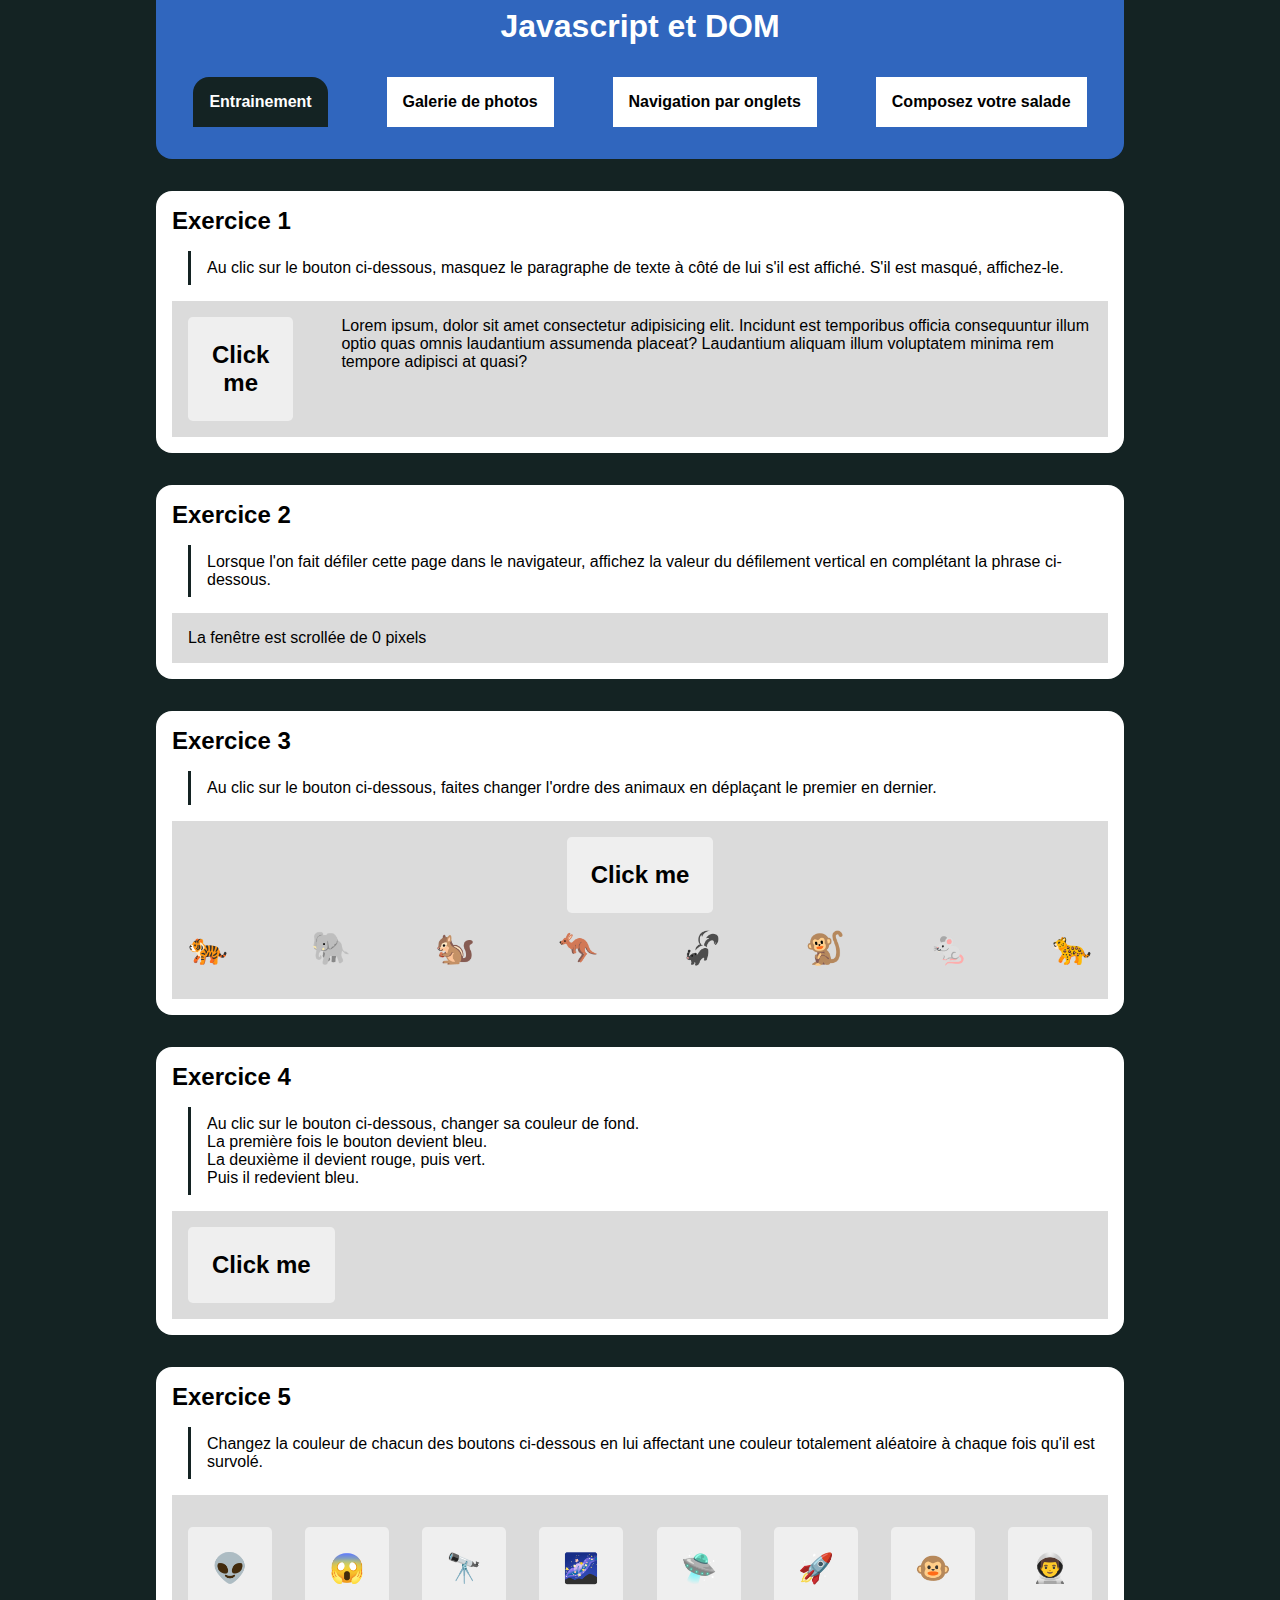
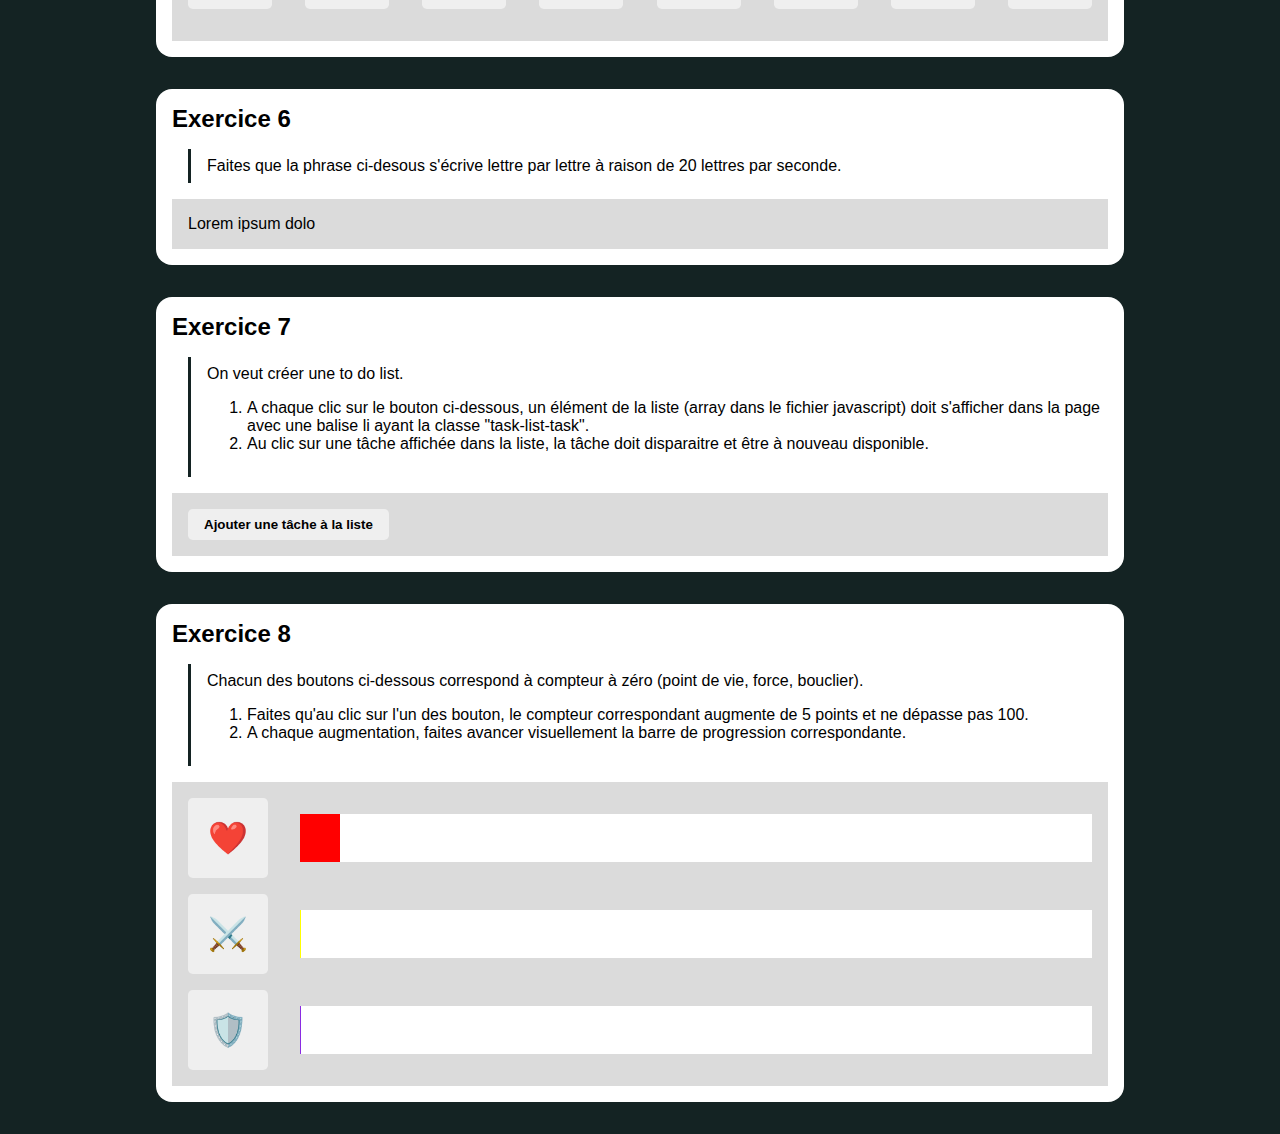
<file: index.html>
<!DOCTYPE html>
<html lang="en">
<head>
    <meta charset="UTF-8">
    <meta http-equiv="X-UA-Compatible" content="IE=edge">
    <meta name="viewport" content="width=device-width, initial-scale=1.0">
    <link rel="stylesheet" href="css/global.css">
    <link rel="stylesheet" href="css/style.css">
    <title>Javascript DOM</title>
</head>
<body class="dark-template">
    <div class="container">
        <header class="header">
            <h1 class="main-ttl">Javascript et DOM</h1>
            <nav class="main-nav" aria-label="Menu principal">
                <ul class="main-nav-list">
                    <li><a class="main-nav-link active" href="/">Entrainement</a></li>
                    <li><a class="main-nav-link" href="gallery.html">Galerie de photos</a></li>
                    <li><a class="main-nav-link" href="tabs.html">Navigation par onglets</a></li>
                    <li><a class="main-nav-link" href="salad.html">Composez votre salade</a></li>
                </ul>
            </nav>
        </header>

        <!-- EXERCICE 1 -->
        <section class="exercice ex1" id="ex1" aria-labelledby="ex1-tlt">
            <h2 id="ex1-tlt" class="exercice-ttl">Exercice 1</h2>
            <p class="exercice-txt">Au clic sur le bouton ci-dessous, masquez le paragraphe de texte à côté de lui s'il est affiché. S'il est masqué, affichez-le.</p>
            <div class="exercice-sandbox">
                <button type="button" class="button">Click me</button>
                <p class="text">Lorem ipsum, dolor sit amet consectetur adipisicing elit. Incidunt est temporibus officia consequuntur illum optio quas omnis laudantium assumenda placeat? Laudantium aliquam illum voluptatem minima rem tempore adipisci at quasi?</p>
            </div>
        </section>

        <!-- EXERCICE 2 -->
        <section class="exercice" id="ex2" aria-labelledby="ex2-tlt">
            <h2 id="ex2-tlt" class="exercice-ttl">Exercice 2</h2>
            <p class="exercice-txt">Lorsque l'on fait défiler cette page dans le navigateur, affichez la valeur du défilement vertical en complétant la phrase ci-dessous.</p>
            <div class="exercice-sandbox">
                <p>La fenêtre est scrollée de <span id="ex2-scroll-value">0</span> pixels</p>
            </div>
        </section>

        <!-- EXERCICE 3 -->
        <section class="exercice ex3" id="ex3" aria-labelledby="ex3-tlt">
            <h2 id="ex3-tlt" class="exercice-ttl">Exercice 3</h2>
            <p class="exercice-txt">Au clic sur le bouton ci-dessous, faites changer l'ordre des animaux en déplaçant le premier en dernier.</p>
            <div class="exercice-sandbox">
                <button type="button" class="button" id="btn3">Click me</button>
                <ul id="ex3-animals" class="flex-list">
                    <li>🐅</li>
                    <li>🐘</li>
                    <li>🐿️</li>
                    <li>🦘</li>
                    <li>🦨</li>
                    <li>🐒</li>
                    <li>🐁</li>
                    <li>🐆</li>
                </ul>
            </div>
        </section>

        <!-- EXERCICE 4 -->
        <section class="exercice ex4" id="ex4" aria-labelledby="ex4-tlt">
            <h2 id="ex4-tlt" class="exercice-ttl">Exercice 4</h2>
            <p class="exercice-txt">
                Au clic sur le bouton ci-dessous, changer sa couleur de fond. <br>
                La première fois le bouton devient bleu.<br>
                La deuxième il devient rouge, puis vert.<br>
                Puis il redevient bleu.
            </p>
            <div class="exercice-sandbox">
                <button type="button" class="button">Click me</button>
            </div>
        </section>
        

        <!-- EXERCICE 5 -->
        <section class="exercice ex5" id="ex5" aria-labelledby="ex5-tlt">
            <h2 id="ex5-tlt" class="exercice-ttl">Exercice 5</h2>
            <p class="exercice-txt">
                Changez la couleur de chacun des boutons ci-dessous en lui affectant une couleur totalement aléatoire à chaque fois qu'il est survolé.
            </p>
            <div class="exercice-sandbox">
                <ul class="flex-list">
                    <li><button type="button" class="button">👽</button></li>
                    <li><button type="button" class="button">😱</button></li>
                    <li><button type="button" class="button">🔭</button></li>
                    <li><button type="button" class="button">🌌</button></li>
                    <li><button type="button" class="button">🛸</button></li>
                    <li><button type="button" class="button">🚀</button></li>
                    <li><button type="button" class="button">🐵</button></li>
                    <li><button type="button" class="button">👨‍🚀</button></li>
                </ul>
            </div>
        </section>
        

        <!-- EXERCICE 6 -->
        <section class="exercice ex6" id="ex6" aria-labelledby="ex6-tlt">
            <h2 id="ex6-tlt" class="exercice-ttl">Exercice 6</h2>
            <p class="exercice-txt">
                Faites que la phrase ci-desous s'écrive lettre par lettre à raison de 20 lettres par seconde.
            </p>
            <div class="exercice-sandbox">
                <p id="ex6-paragraph">
                    Lorem ipsum dolor sit amet consectetur adipisicing elit. Recusandae porro officia eos tenetur voluptate consectetur unde quo veritatis architecto ullam labore ea sit inventore saepe dolorem maxime nam, nisi quod.
                </p>
            </div>
        </section>
        

        <!-- EXERCICE 7 -->
        <section class="exercice ex7" id="ex7" aria-labelledby="ex7-tlt">
            <h2 id="ex7-tlt" class="exercice-ttl">Exercice 7</h2>
            <div class="exercice-txt">
                <p>
                    On veut créer une to do list.
                </p>
                <ol>
                    <li>A chaque clic sur le bouton ci-dessous, un élément de la liste (array dans le fichier javascript) doit s'afficher dans la page avec une balise li ayant la classe "task-list-task".</li>
                    <li>Au clic sur une tâche affichée dans la liste, la tâche doit disparaitre et être à nouveau disponible.</li>
                </ol>
            </div>
            <div class="exercice-sandbox grid-2">
                <div>
                    <button type="button" id="ex7-button" class="button">Ajouter une tâche à la liste</button>
                </div>
                <ul id="ex7-list" class="task-list"></ul>
            </div>
        </section>
        

        <!-- EXERCICE 8 -->
        <section class="exercice ex8" id="ex8" aria-labelledby="ex7-tlt">
            <h2 id="ex8-tlt" class="exercice-ttl">Exercice 8</h2>
            <div class="exercice-txt">
                <p>
                    Chacun des boutons ci-dessous correspond à compteur à zéro (point de vie, force, bouclier).
                </p>
                <ol>
                    <li>Faites qu'au clic sur l'un des bouton, le compteur correspondant augmente de 5 points et ne dépasse pas 100.</li>
                    <li>A chaque augmentation, faites avancer visuellement la barre de progression correspondante.</li>
                </ol>
            </div>
            <div class="exercice-sandbox">
                <ul class="flex-col">
                    <li class="flex-progress">
                        <button type="button" id="ex8-button-level" class="button" data-progress-id="ex8-level">❤️</button>

                        <!-- Progress bar life -->
                        <div class="progress">
                            <div id="ex8-level" class="progress-val progress-val-level"></div>
                        </div>

                    </li>
                    <li class="flex-progress">  
                        <button type="button" id="ex8-button-strength" class="button" data-progress-id="ex8-strength">⚔️</button>
                        
                        <!-- Progress bar strength -->
                        <div class="progress">
                            <div id="ex8-strength" class="progress-val progress-val-strength"></div>
                        </div>

                    </li>
                    <li class="flex-progress">  
                        <button type="button" id="ex8-button-shield" class="button" data-progress-id="ex8-shield">🛡️</button>

                        <!-- Progress bar shield -->
                        <div class="progress">
                            <div id="ex8-shield" class="progress-val progress-val-shield"></div>
                        </div>

                    </li>
                </ul>
            </div>
        </section>

    </div>
    <script type="text/javascript" src="js/training.js"></script>
</body>
</html>
</file>
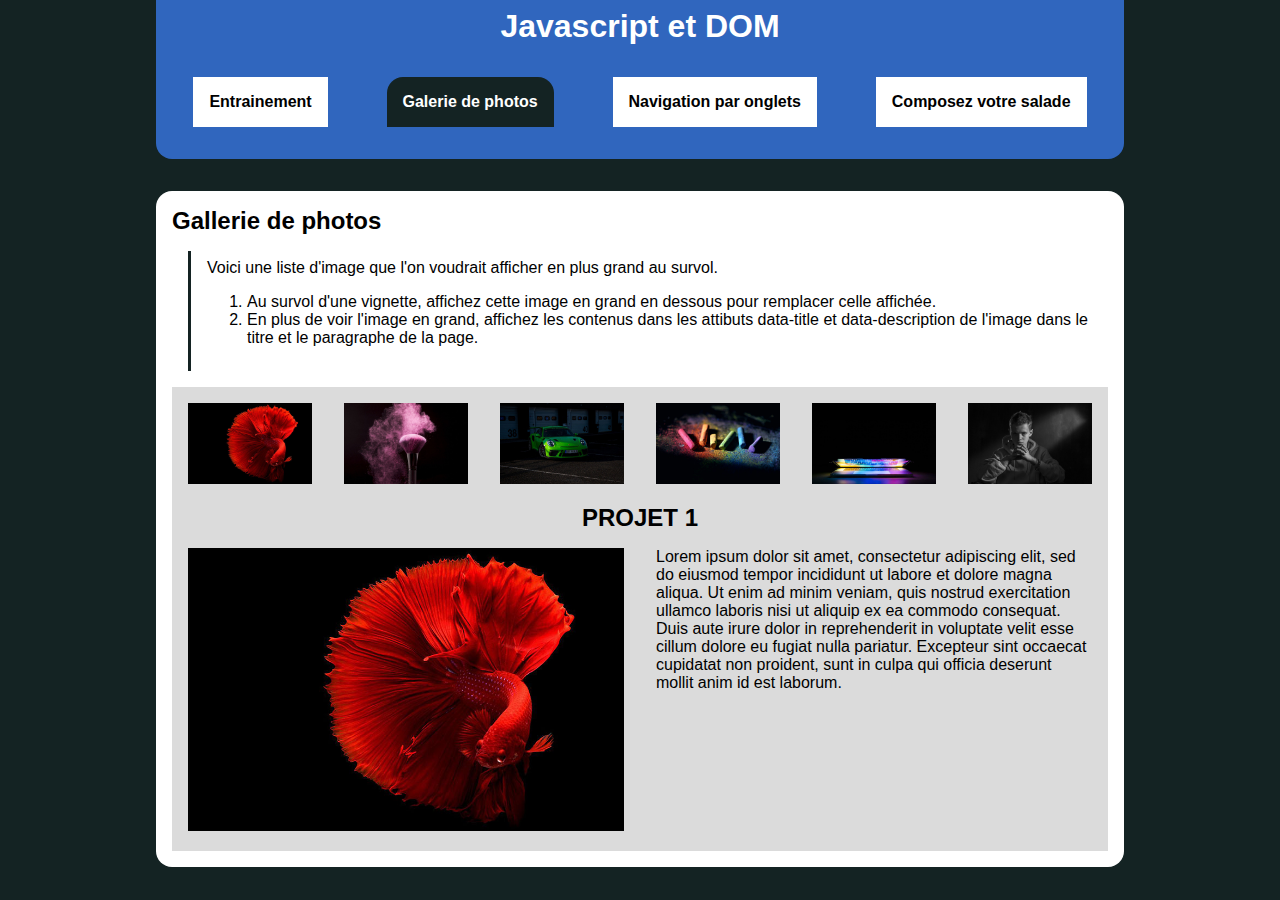
<file: gallery.html>
<!DOCTYPE html>
<html lang="en">
<head>
    <meta charset="UTF-8">
    <meta http-equiv="X-UA-Compatible" content="IE=edge">
    <meta name="viewport" content="width=device-width, initial-scale=1.0">
    <link rel="stylesheet" href="css/global.css">
    <link rel="stylesheet" href="css/style.css">
    <title>Javascript DOM - Galerie de photos</title>
</head>
<body class="dark-template">
    <div class="container">
        <header class="header">
            <h1 class="main-ttl">Javascript et DOM</h1>
            <nav class="main-nav">
                <ul class="main-nav-list">
                    <li><a class="main-nav-link" href="/">Entrainement</a></li>
                    <li><a class="main-nav-link active" href="gallery.html">Galerie de photos</a></li>
                    <li><a class="main-nav-link" href="tabs.html">Navigation par onglets</a></li>
                    <li><a class="main-nav-link" href="salad.html">Composez votre salade</a></li>
                </ul>
            </nav>
        </header>

        <section class="exercice gallery" id="gallery">
            <h2 class="exercice-ttl">Gallerie de photos</h2>
            <div class="exercice-txt">
                Voici une liste d'image que l'on voudrait afficher en plus grand au survol.
                <ol>
                    <li>Au survol d'une vignette, affichez cette image en grand en dessous pour remplacer celle affichée.</li>
                    <li>En plus de voir l'image en grand, affichez les contenus dans les attibuts data-title et data-description de l'image dans le titre et le paragraphe de la page.</li>
                </ol>
            </div>
            <div class="exercice-sandbox">
                <ul id="gallery-thumbs" class="thumbs-list">
                    <li><img class="thumbs-img" src="img/project-1.jpg" alt="Projet 1" data-title="Consectetur adipiscing elit" data-description="Lorem ipsum dolor sit amet, consectetur adipiscing elit, sed do eiusmod tempor incididunt ut labore et dolore magna aliqua. Ut enim ad minim veniam, quis nostrud exercitation ullamco laboris nisi ut aliquip ex ea commodo consequat. Duis aute irure dolor in reprehenderit in voluptate velit esse cillum dolore eu fugiat nulla pariatur. Excepteur sint occaecat cupidatat non proident, sunt in culpa qui officia deserunt mollit anim id est laborum."></li>
                    <li><img class="thumbs-img" src="img/project-2.jpg" alt="Projet 2" data-title="Voluptatem accusantium" data-description="Sed ut perspiciatis unde omnis iste natus error sit voluptatem accusantium doloremque laudantium, totam rem aperiam, eaque ipsa quae ab illo inventore veritatis et quasi architecto beatae vitae dicta sunt explicabo. Nemo enim ipsam voluptatem quia voluptas sit aspernatur aut odit aut fugit, sed quia consequuntur magni dolores eos qui ratione voluptatem sequi nesciunt. Neque porro quisquam est, qui dolorem ipsum quia dolor sit amet, consectetur, adipisci velit, sed quia non numquam eius modi tempora incidunt ut labore et dolore magnam aliquam quaerat voluptatem. Ut enim ad minima veniam, quis nostrum exercitationem ullam corporis suscipit laboriosam, nisi ut aliquid ex ea commodi consequatur? Quis autem vel eum iure reprehenderit qui in ea voluptate velit esse quam nihil molestiae consequatur, vel illum qui dolorem eum fugiat quo voluptas nulla pariatur?"></li>
                    <li><img class="thumbs-img" src="img/project-3.jpg" alt="Projet 3" data-title="Denouncing pleasure and praising pain" data-description="But I must explain to you how all this mistaken idea of denouncing pleasure and praising pain was born and I will give you a complete account of the system, and expound the actual teachings of the great explorer of the truth, the master-builder of human happiness. No one rejects, dislikes, or avoids pleasure itself, because it is pleasure, but because those who do not know how to pursue pleasure rationally encounter consequences that are extremely painful. Nor again is there anyone who loves or pursues or desires to obtain pain of itself, because it is pain, but because occasionally circumstances occur in which toil and pain can procure him some great pleasure. To take a trivial example, which of us ever undertakes laborious physical exercise, except to obtain some advantage from it? But who has any right to find fault with a man who chooses to enjoy a pleasure that has no annoying consequences, or one who avoids a pain that produces no resultant pleasure?"></li>
                    <li><img class="thumbs-img" src="img/project-4.jpg" alt="Projet 4" data-title="Ducimus qui blanditiis praesentium" data-description="At vero eos et accusamus et iusto odio dignissimos ducimus qui blanditiis praesentium voluptatum deleniti atque corrupti quos dolores et quas molestias excepturi sint occaecati cupiditate non provident, similique sunt in culpa qui officia deserunt mollitia animi, id est laborum et dolorum fuga. Et harum quidem rerum facilis est et expedita distinctio. Nam libero tempore, cum soluta nobis est eligendi optio cumque nihil impedit quo minus id quod maxime placeat facere possimus, omnis voluptas assumenda est, omnis dolor repellendus. Temporibus autem quibusdam et aut officiis debitis aut rerum necessitatibus saepe eveniet ut et voluptates repudiandae sint et molestiae non recusandae. Itaque earum rerum hic tenetur a sapiente delectus, ut aut reiciendis voluptatibus maiores alias consequatur aut perferendis doloribus asperiores repellat."></li>
                    <li><img class="thumbs-img" src="img/project-5.jpg" alt="Projet 5" data-title="Pleasure and pain" data-description="On the other hand, we denounce with righteous indignation and dislike men who are so beguiled and demoralized by the charms of pleasure of the moment, so blinded by desire, that they cannot foresee the pain and trouble that are bound to ensue; and equal blame belongs to those who fail in their duty through weakness of will, which is the same as saying through shrinking from toil and pain. These cases are perfectly simple and easy to distinguish. In a free hour, when our power of choice is untrammelled and when nothing prevents our being able to do what we like best, every pleasure is to be welcomed and every pain avoided. But in certain circumstances and owing to the claims of duty or the obligations of business it will frequently occur that pleasures have to be repudiated and annoyances accepted. The wise man therefore always holds in these matters to this principle of selection: he rejects pleasures to secure other greater pleasures, or else he endures pains to avoid worse pains."></li>
                    <li><img class="thumbs-img" src="img/project-6.jpg" alt="Projet 6" data-title="Focus event on form elements" data-description="The focus event fires when an element has received focus. The main difference between this event and focusin is that focusin bubbles while focus does not."></li>
                </ul>
                <h3 id="gallery-title" class="gallery-title">Projet 1</h3>
                <div class="grid-2">
                    <div>
                        <img id="gallery-picture" class="main-img" src="img/project-1.jpg" alt="Projet 1">
                    </div>
                    <p id="gallery-description" class="description">Lorem ipsum dolor sit amet, consectetur adipiscing elit, sed do eiusmod tempor incididunt ut labore et dolore magna aliqua. Ut enim ad minim veniam, quis nostrud exercitation ullamco laboris nisi ut aliquip ex ea commodo consequat. Duis aute irure dolor in reprehenderit in voluptate velit esse cillum dolore eu fugiat nulla pariatur. Excepteur sint occaecat cupidatat non proident, sunt in culpa qui officia deserunt mollit anim id est laborum.</p>
                </div>
            </div>
        </section>

    </div>
    <script type="text/javascript" src="js/gallery.js"></script>
</body>
</html>
</file>
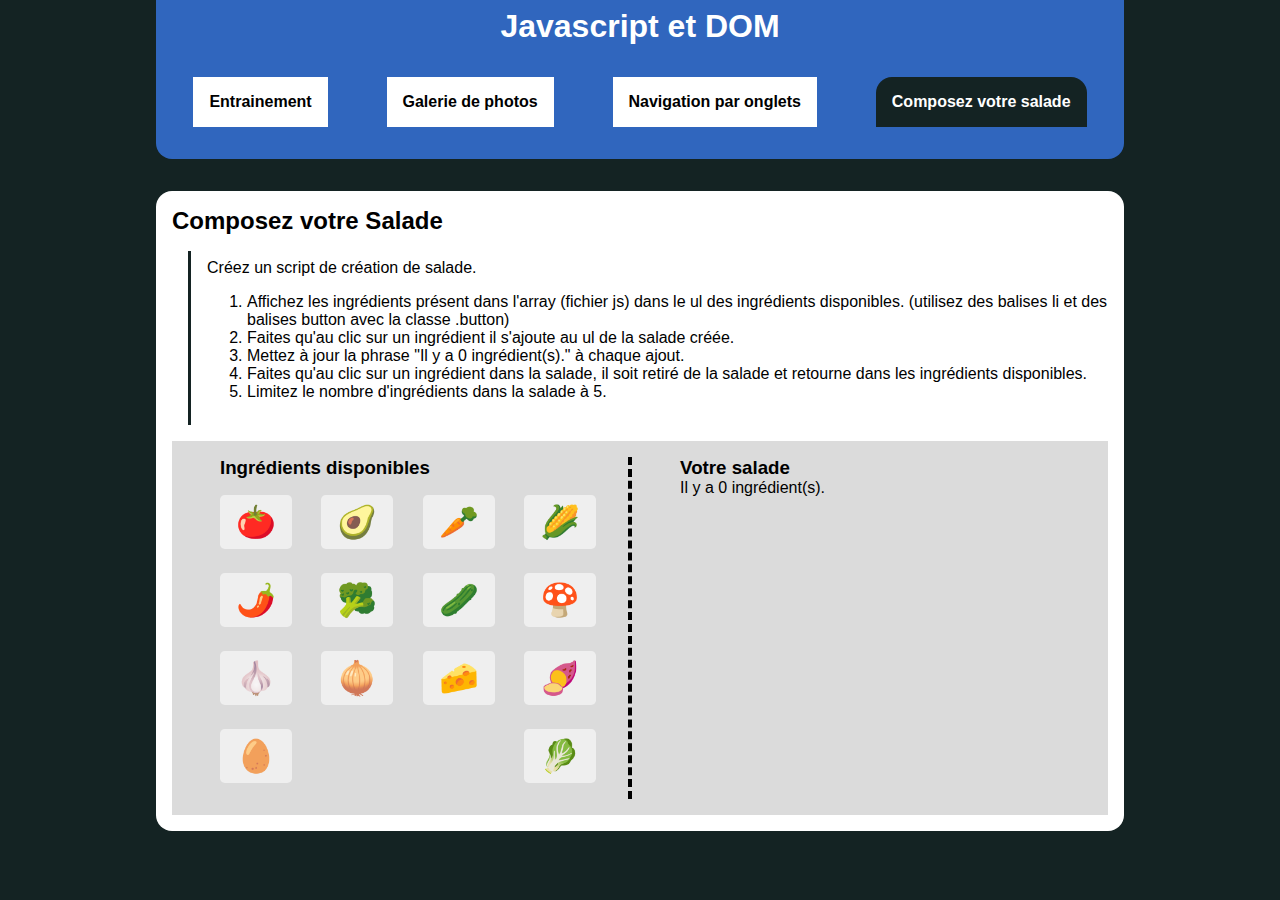
<file: salad.html>
<!DOCTYPE html>
<html lang="en">
<head>
    <meta charset="UTF-8">
    <meta http-equiv="X-UA-Compatible" content="IE=edge">
    <meta name="viewport" content="width=device-width, initial-scale=1.0">
    <link rel="stylesheet" href="css/global.css">
    <link rel="stylesheet" href="css/style.css">
    <title>Javascript DOM - Composez votre salade</title>
</head>
<body class="dark-template">
    <div class="container">
        <header class="header">
            <h1 class="main-ttl">Javascript et DOM</h1>
            <nav class="main-nav">
                <ul class="main-nav-list">
                    <li><a class="main-nav-link" href="/">Entrainement</a></li>
                    <li><a class="main-nav-link" href="gallery.html">Galerie de photos</a></li>
                    <li><a class="main-nav-link" href="tabs.html">Navigation par onglets</a></li>
                    <li><a class="main-nav-link active" href="salad.html">Composez votre salade</a></li>
                </ul>
            </nav>
        </header>

        <section class="exercice salad" id="salad">
            <h2 class="exercice-ttl">Composez votre Salade</h2>
            <div class="exercice-txt">
                Créez un script de création de salade.
                <ol>
                    <li>Affichez les ingrédients présent dans l'array (fichier js) dans le ul des ingrédients disponibles. (utilisez des balises li et des balises button avec la classe .button)</li>
                    <li>Faites qu'au clic sur un ingrédient il s'ajoute au ul de la salade créée.</li>
                    <li>Mettez à jour la phrase "Il y a 0 ingrédient(s)." à chaque ajout.</li>
                    <li>Faites qu'au clic sur un ingrédient dans la salade, il soit retiré de la salade et retourne dans les ingrédients disponibles.</li>
                    <li>Limitez le nombre d'ingrédients dans la salade à 5.</li>
                </ol>
            </div>
            <div class="exercice-sandbox">
                <div class="ingredients">
                    <h3>Ingrédients disponibles</h3>
                    <ul id="salad-ingredients" class="flex-list"></ul>
                </div>
                <div class="salad">
                    <h3>Votre salade</h3>
                    <div>Il y a <span id="salad-count">0</span> ingrédient(s).</div>
                    <ul id="salad-final" class="flex-list"></ul>
                </div>
            </div>
        </section>

    </div>
    <script type="text/javascript" src="js/salad.js"></script>
</body>
</html>
</file>
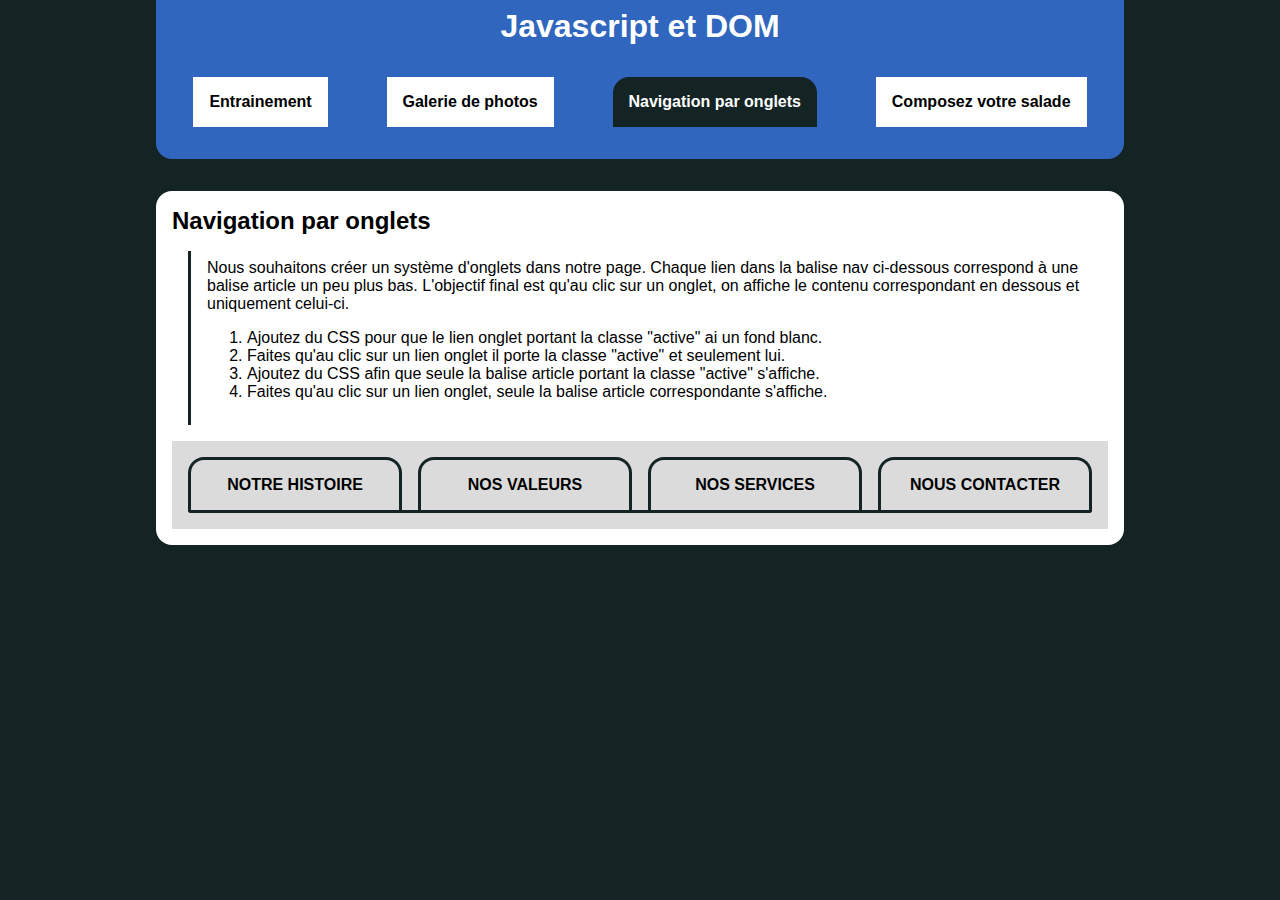
<file: tabs.html>
<!DOCTYPE html>
<html lang="en">
<head>
    <meta charset="UTF-8">
    <meta http-equiv="X-UA-Compatible" content="IE=edge">
    <meta name="viewport" content="width=device-width, initial-scale=1.0">
    <link rel="stylesheet" href="css/global.css">
    <link rel="stylesheet" href="css/style.css">
    <title>Javascript DOM - Navigation par onglets</title>
</head>
<body class="dark-template">
    <div class="container">
        <header class="header">
            <h1 class="main-ttl">Javascript et DOM</h1>
            <nav class="main-nav">
                <ul class="main-nav-list">
                    <li><a class="main-nav-link" href="/">Entrainement</a></li>
                    <li><a class="main-nav-link" href="gallery.html">Galerie de photos</a></li>
                    <li><a class="main-nav-link active" href="tabs.html">Navigation par onglets</a></li>
                    <li><a class="main-nav-link" href="salad.html">Composez votre salade</a></li>
                </ul>
            </nav>
        </header>

        <section class="exercice tabs" id="tabs">
            <h2 class="exercice-ttl">Navigation par onglets</h2>
            <div class="exercice-txt">
                Nous souhaitons créer un système d'onglets dans notre page.
                Chaque lien dans la balise nav ci-dessous correspond à une balise article un peu plus bas.
                L'objectif final est qu'au clic sur un onglet, on affiche le contenu correspondant en dessous et uniquement celui-ci.
                <ol>
                    <li>Ajoutez du CSS pour que le lien onglet portant la classe "active" ai un fond blanc.</li>
                    <li>Faites qu'au clic sur un lien onglet il porte la classe "active" et seulement lui.</li>
                    <li>Ajoutez du CSS afin que seule la balise article portant la classe "active" s'affiche.</li>
                    <li>Faites qu'au clic sur un lien onglet, seule la balise article correspondante s'affiche.</li>
                </ol>
            </div>
            <div class="exercice-sandbox">
                <nav class="tabs">
                    <ul id="tabs-links" class="tabs-list">
                        <li class="tabs-item">
                            <a class="tabs-link" href="#histoiry" data-tab="tabs-tab1">Notre histoire</a>
                        </li>
                        <li class="tabs-item">
                            <a class="tabs-link" href="#values" data-tab="tabs-tab2">Nos valeurs</a>
                        </li>
                        <li class="tabs-item">
                            <a class="tabs-link" href="#services" data-tab="tabs-tab3">Nos services</a>
                        </li>
                        <li class="tabs-item">
                            <a class="tabs-link" href="#contact" data-tab="tabs-tab4">Nous contacter</a>
                        </li>
                    </ul>
                </nav>
                <section id="tabs-contents" class="tab-content">
                    <article id="tabs-tab1" data-tab-content="" class="tab-content-item">
                        <h3>Notre histoire</h3>
                        <p>
                            Créée en 1958 sur le Port de Saint-Nazaire, l’entreprise de sécurité est au départ une affaire familiale. Son activité se limite alors à la surveillance de quelques sites dans la région de Saint-Nazaire. Très vite, portée par son développement, l’entreprise devient SA en 1973 et ouvre une première agence à Brest en 1974.
                        </p>
                        <p>
                            En 1975, le contexte économique lié à la crise pétrolière plonge l’entreprise dans des difficultés telles qu’un changement d’organisation s’impose. Guy TEMPEREAU, alors âgé de 23 ans, initié aux arcanes de la profession depuis six ans, parie sur l’avenir en reprenant l’entreprise en 1976. Il obtient en quelques mois les premiers résultats et parvient à sauver l’entreprise qu’il propulsera 30 ans plus tard aux premiers rangs de la profession.
                        </p>
                    </article>
                    <article id="tabs-tab2" data-tab-content="" class="tab-content-item">
                        <h3>Nos Valeurs</h3>
                        <h4>Créativité</h4>
                        <p>
                            Dans un monde en mouvement perpétuel, nous sommes déterminés à nous dépasser pour trouver, à chaque fois, la bonne solution en combinant intelligemment talent, data et technologie. Déterminés à aller plus loin que ce qu’attendent nos clients afin de répondre aux besoins de simplicité, de fluidité et de relations plus humaines exprimés par les consommateurs.
                        </p>
                        <h4>Excellence</h4>
                        <p>
                            Nous aspirons toujours au meilleur. Nous sommes conscients que cela revient à vouloir atteindre des objectifs dans un environnement où la transformation digitale déplace perpétuellement les lignes. Cela exige de s’engager pleinement, de se surpasser. Pour y arriver, l’engagement de nos équipes est total. L’excellence est notre marque de fabrique.
                        </p>
                        <h4>Respect</h4>
                        <p>
                            Le respect mutuel et la confiance sont le fondement de toute entreprise prospère. Et Majorel confirme la règle. Nous sommes convaincus que l’intelligence collective, le travail d’équipe, avec nos collaborateurs mais également avec nos clients, est un puissant levier pour relever les défis et réaliser nos ambitions.
                        </p>
                    </article>
                    <article id="tabs-tab3" data-tab-content="" class="tab-content-item">
                        <h3>Nos Services</h3>
                        <h4>Évaluations et certification</h4>
                        <p>
                            La certification BSI montre au monde que vous travaillez de la manière la plus intelligente et la plus efficace et que vous améliorez continuellement vos performances.
                        </p>
                        <h4>Audit et vérification</h4>
                        <p>
                            Audits fournisseurs, audits personnalisés et audits internes.
                        </p>
                        <h4>Accéder et acheter des normes</h4>
                        <p>
                            Consultez notre catalogue de normes pour trouver la norme dont vous avez besoin.
                        </p>
                        <h4>Formation</h4>
                        <p>
                            BSI a été à l'origine de nombreuses normes de premier plan reconnues dans le monde entier, et nos formateurs expérimentés feront de vous un expert sur la façon de les intégrer afin que votre entreprise fonctionne du mieux possible.
                        </p>
                    </article>
                    <article id="tabs-tab4" data-tab-content="" class="tab-content-item">
                        <h3>Nous contacter</h3>
                        <p>
                            Voici nos coordonnées 
                        </p>
                        <ul class="contact-list">
                            <li>Téléphone : 01 02 03 04 05</li>
                            <li>E-mail : contacteznous@cheznous.fr</li>
                            <li>Adresse : Dans la rue au fond à gauche, 75099 QUELQUEPART</li>
                        </ul>
                    </article>
                </section>
            </div>
        </section>

    </div>
    <script type="text/javascript" src="js/tabs.js"></script>
</body>
</html>
</file>
<file: css/global.css>
/* DON'T TOUCH THIS CSS FILE !!! */

:root {
    font-size: 16px;

    /* Colors */
    --bg-color: #142323;
    --bg-blue: #3066BE;
    --bg-sandbox: #dbdbdb;
    --white: #fff;
    --black: #000;
}

/* NORMALIZER */

* {
    box-sizing: border-box;
}

body {
    margin: 0;
}

h1, h2, h3, h4, h5, h6 {
    margin: 0;
    padding: 0;
}

p {
    margin: 0;
    padding: 0;
}

ul {
    margin: 0;
    padding: 0;
    list-style: none;
}

a, a:active, a:focus, a:hover {
    text-decoration: none;
}

input:focus,
select:focus,
textarea:focus,
button:focus {
    outline: none;
}

/* UTILITIES */

.container {
    margin: 0 auto;
    width: 100%;
    max-width: 1000px;
    padding: 0 1rem;
}

body.dark-template {
    font-family: Arial, Helvetica, sans-serif;
    font-size: 1rem;
    background-color: var(--bg-color);
    color: var(--white);
}

.main-ttl {
    text-align: center;
}

/* Navigation */

.header {
    background-color: var(--bg-blue);
    border-radius: 0 0 1rem 1rem;
    margin-bottom: 2rem;
    padding: .5rem 1rem 0 1rem;
}

.main-nav {
    padding: 2rem 0;
}
.main-nav-list {
    display: grid;
    grid-template-columns: 1fr 1fr;
    gap: 1rem
}

.main-nav-link {
    display: block;
    text-align: center;
    background-color: var(--white);
    padding: 1rem;
    font-weight: 700;
    color: var(--black);
    transition: background .3s ease;
}
.main-nav-link:hover, .main-nav-link.active {
    background-color: var(--bg-color);
    color: var(--white);
}

@media screen and  (min-width: 768px) {
    .main-nav-list {
        display: flex;
        justify-content: space-around;
        align-items: center;
    }
}
/* Exercice */

.exercice {
    margin-bottom: 2rem;
    padding: 1rem;
    background-color: var(--white);
    border-radius: 1rem;
    color: var(--black);
}

.exercice-ttl {
    font-size: 1.5rem;
    margin-bottom: 1rem;
}
.exercice-txt {
    width: 100%;
    margin: 0 1rem;  
    border-left: 3px solid var(--bg-color);
    padding: .5rem 1rem;

}
.exercice-sandbox {
    margin-top: 1rem;
    padding: 1rem;
    background-color: var(--bg-sandbox);
}

/* Button */

.button {
    padding: .5rem 1rem;
    border: none;
    border-radius: .3rem;
    font-weight: 700;
    transition: background .5s ease;
}

.flex-list {
    display: flex;
    gap: 1.5rem;
    justify-content: space-between;
    flex-wrap: wrap;
    padding: 1rem 0;
    font-size: 2rem;
}

/* flex col */

.flex-col {
    display: flex;
    flex-direction: column;
    gap: 1rem
}

/* task list */

.task-list {
    display: flex;
    flex-direction: column;
    gap: 1rem;
}

.task-list-task {
    display: flex;
    justify-content: space-between;
    padding: 1rem;
    background-color: var(--white);
    transition-property: background color;
    transition-duration: .3s;
    transition-timing-function: ease-in-out;
}

.task-list-task::after {
    content: "❌";
    opacity: 0;
    transition: opacity .3s ease-in-out;
}

.task-list-task:hover {
    background-color: var(--bg-color);
    color: var(--white);
    cursor: pointer;
}

.task-list-task:hover::after {
    opacity: 1;
}



/* progress bar */

.flex-progress {
    display: flex;
    gap: 2rem;
    align-items: center;
}

.progress {
    width: 100%;
    height: 3rem;
    background-color: #fff;
}

.progress-val {
    width: 1px;
    height: 100%;
    transition: width .3s ease;
}

.progress-val-level {
    background-color: red;
}

.progress-val-strength {
    background-color: yellow;
}

.progress-val-shield {
    background-color: blueviolet;
}

/* 2 columns */

.grid-2 {
    display: grid;
    grid-template-columns: repeat(2, 1fr);
    gap: 2rem;
}






.ex1 .exercice-sandbox {
    display: flex;
    gap: 3rem;
}

.ex1 .text.hidden {
    display: none;
}

.ex1 .button, .ex3 .button, .ex4 .button, .ex5 .button {
    padding: 1.5rem;
    font-size: 1.5rem;
}

.ex5 .button {
    font-size: 1.8rem;
}

.ex3 .button {
    display: block;
    margin: 0 auto;
}

.ex8 .button {
    width: 5rem;
    font-size: 2rem;
    height: 5rem;
    aspect-ratio: 1/1;
}

.salad .exercice-sandbox {
    display: flex;
    gap: 1rem;
}    

.salad .ingredients, .salad .salad {
    width: 50%;
    padding: 0 2rem;
}    

.salad .ingredients {
    border-right: .3rem dashed black;
}

.salad .button {
    font-size: 2rem;
}

.gallery-title {
    text-align: center;
    text-transform: uppercase;
    padding: 1rem;
    font-size: 1.5rem;
}

.gallery .main-img {
    width: 100%;
}

.gallery .description {
    font-size: 1rem;
}

.gallery .thumbs-list {
    display: grid;
    gap: 2rem;
    grid-template-columns: repeat(3, 1fr);
}

@media screen and (min-width: 768px) {
    .gallery .thumbs-list {
        grid-template-columns: repeat(6, 1fr);
    }
}

.gallery .thumbs-list .thumbs-img {
    width: 100%;
}

.tabs h3 {
    padding-bottom: 1rem;
}
.tabs h4 {
    padding: 1rem 0;
}

.tabs-list {
    display: grid;
    grid-template-columns: repeat(2, 1fr);
    gap: 1rem;
    row-gap: 0;
}

@media screen and (min-width: 768px) {
    .tabs-list {
        grid-template-columns: repeat(4, 1fr);
    }
}

.tabs-item {
    width: 100%;
}
.tabs-link {
    display: flex;
    align-items: center;
    justify-content: center;
    width: 100%;
    height: 100%;
    padding: 1rem;
    text-align: center;
    background-color: var(--bg-sandbox);
    border: .2rem solid var(--bg-color);
    border-bottom-width: 0;
    border-radius: 1rem 1rem 0 0;
    font-size: 1rem;
    text-transform: uppercase;
    font-weight: 700;
    color: var(--black);
    word-break: break-word;
}

.tab-content {
    background-color: var(--white);
    border: .2rem solid var(--bg-color);
    border-top-width: 0;
    border-radius: 0 0 1rem 1rem;
}
.tab-content-item {
    padding: 1rem;
}

.contact-list {
    margin-left: 2rem
}
</file>
<file: css/style.css>
.hidden {
    display: none;
}

.blue {
    background-color : blue;
}

.red {
    background-color: red;
}

.green {
    background-color: green;
}

.active {
    background-color: #ffffff;
    border-radius: 16px 16px 0 0;
}

.hidden {
    display: none;
}
</file>
